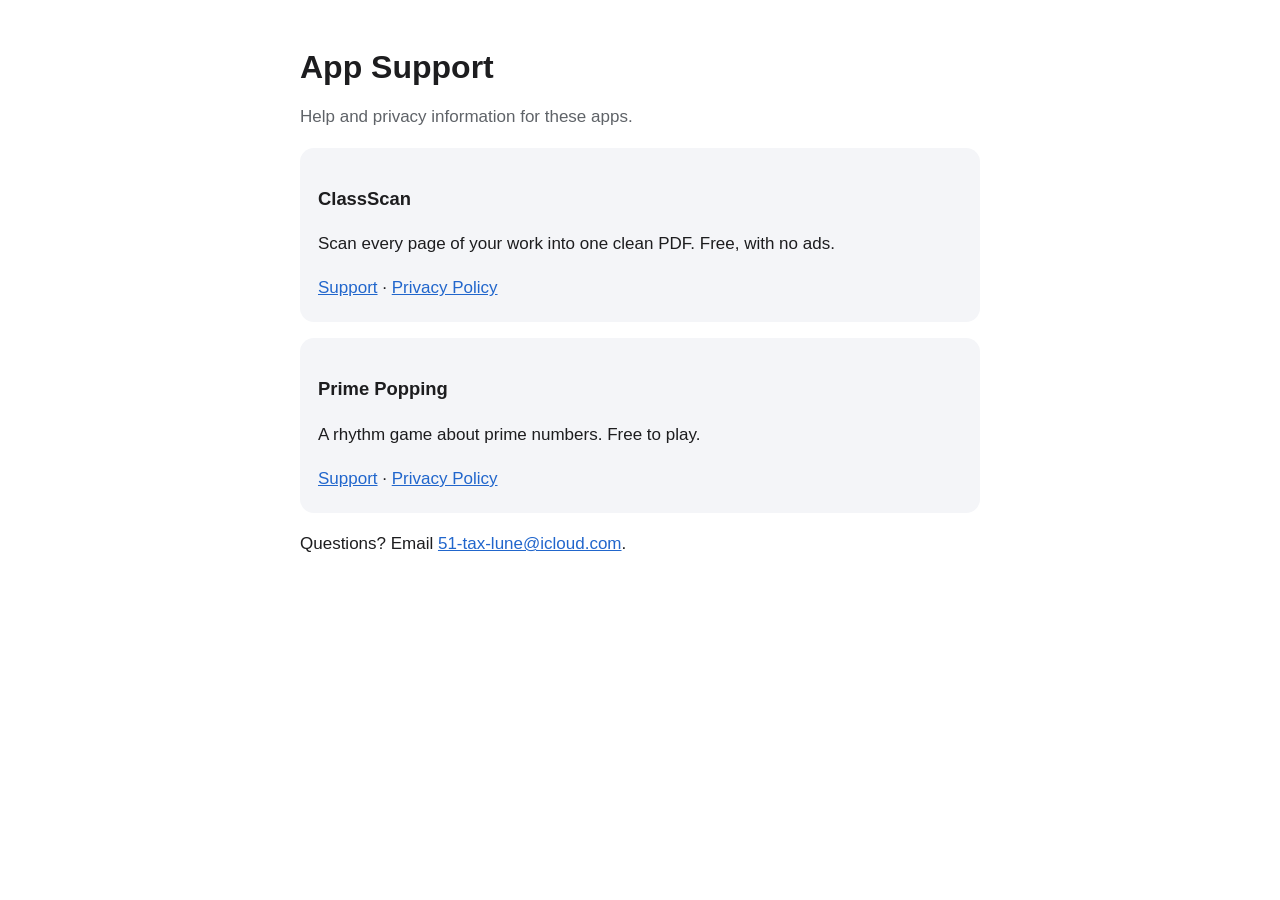
<file: index.html>
<!doctype html>
<html lang="en">
<head>
<meta charset="utf-8">
<meta name="viewport" content="width=device-width, initial-scale=1">
<title>App Support</title>
<link rel="stylesheet" href="style.css">
</head>
<body>
<main>
  <h1>App Support</h1>
  <p class="muted">Help and privacy information for these apps.</p>
  <div class="card">
    <h2>ClassScan</h2>
    <p>Scan every page of your work into one clean PDF. Free, with no ads.</p>
    <p><a href="classscan/">Support</a> · <a href="classscan/privacy.html">Privacy Policy</a></p>
  </div>
  <div class="card">
    <h2>Prime Popping</h2>
    <p>A rhythm game about prime numbers. Free to play.</p>
    <p><a href="primepopping/">Support</a> · <a href="primepopping/privacy.html">Privacy Policy</a></p>
  </div>
  <p>Questions? Email <a href="mailto:51-tax-lune@icloud.com">51-tax-lune@icloud.com</a>.</p>
</main>
</body>
</html>
</file>
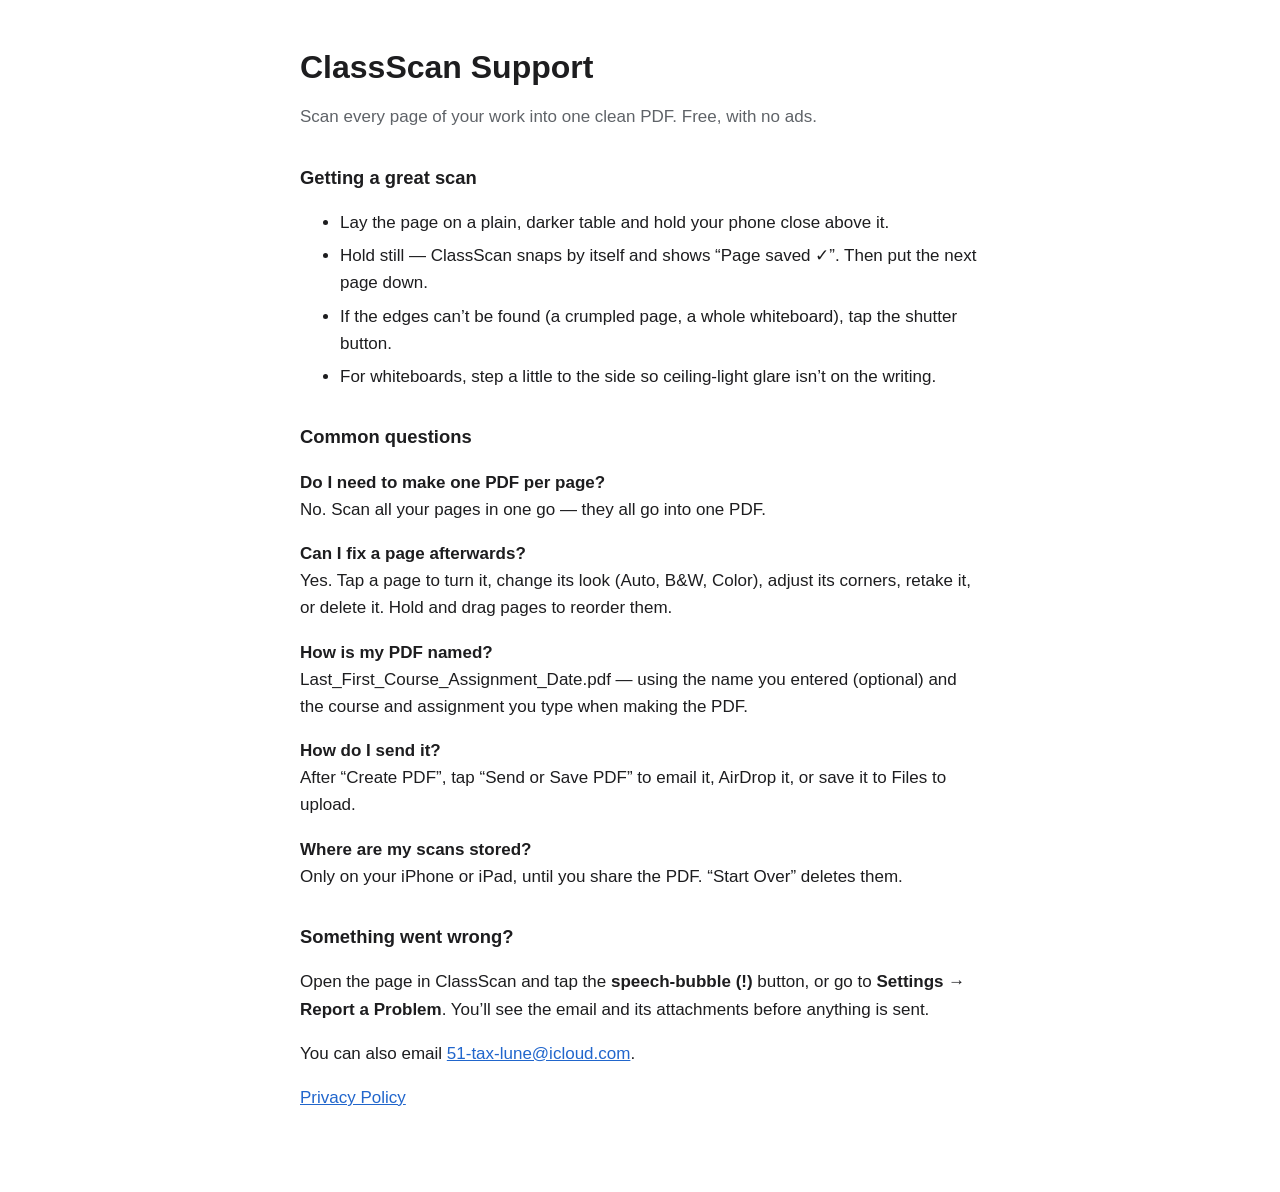
<file: classscan/index.html>
<!doctype html>
<html lang="en">
<head>
<meta charset="utf-8">
<meta name="viewport" content="width=device-width, initial-scale=1">
<title>ClassScan Support</title>
<link rel="stylesheet" href="../style.css">
</head>
<body>
<main>
  <h1>ClassScan Support</h1>
  <p class="muted">Scan every page of your work into one clean PDF. Free, with no ads.</p>

  <h2>Getting a great scan</h2>
  <ul>
    <li>Lay the page on a plain, darker table and hold your phone close above it.</li>
    <li>Hold still — ClassScan snaps by itself and shows “Page saved ✓”. Then put the next page down.</li>
    <li>If the edges can’t be found (a crumpled page, a whole whiteboard), tap the shutter button.</li>
    <li>For whiteboards, step a little to the side so ceiling-light glare isn’t on the writing.</li>
  </ul>

  <h2>Common questions</h2>
  <p><strong>Do I need to make one PDF per page?</strong><br>No. Scan all your pages in one go — they all go into one PDF.</p>
  <p><strong>Can I fix a page afterwards?</strong><br>Yes. Tap a page to turn it, change its look (Auto, B&amp;W, Color), adjust its corners, retake it, or delete it. Hold and drag pages to reorder them.</p>
  <p><strong>How is my PDF named?</strong><br>Last_First_Course_Assignment_Date.pdf — using the name you entered (optional) and the course and assignment you type when making the PDF.</p>
  <p><strong>How do I send it?</strong><br>After “Create PDF”, tap “Send or Save PDF” to email it, AirDrop it, or save it to Files to upload.</p>
  <p><strong>Where are my scans stored?</strong><br>Only on your iPhone or iPad, until you share the PDF. “Start Over” deletes them.</p>

  <h2>Something went wrong?</h2>
  <p>Open the page in ClassScan and tap the <strong>speech-bubble (!)</strong> button, or go to <strong>Settings → Report a Problem</strong>. You’ll see the email and its attachments before anything is sent.</p>
  <p>You can also email <a href="mailto:51-tax-lune@icloud.com">51-tax-lune@icloud.com</a>.</p>

  <p><a href="privacy.html">Privacy Policy</a></p>
</main>
</body>
</html>
</file>
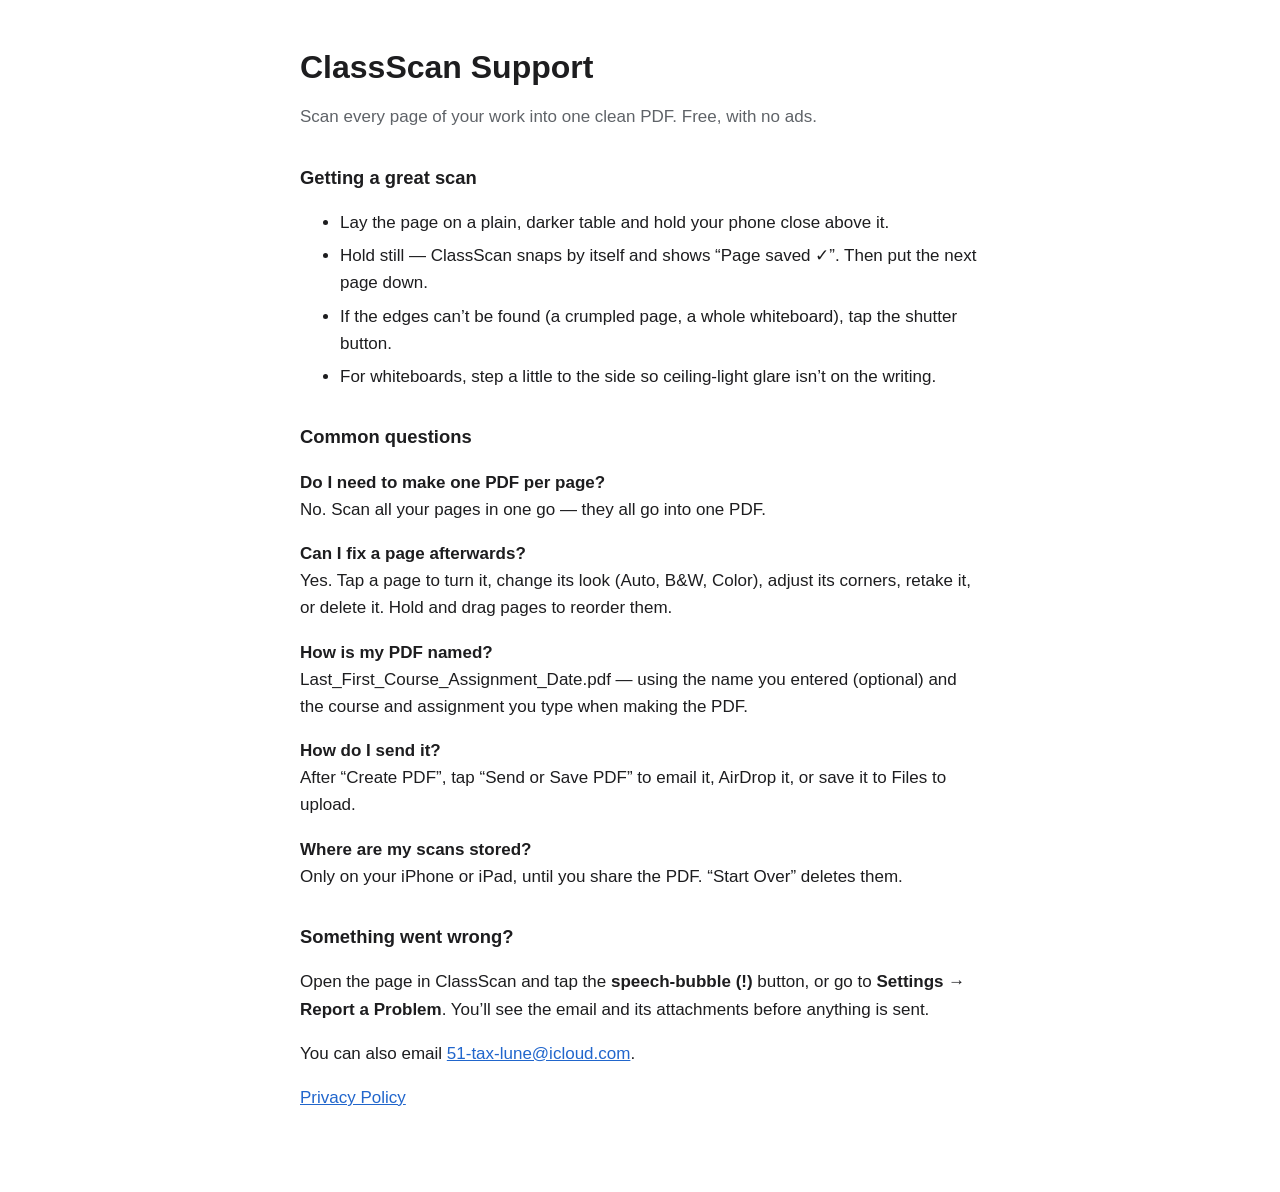
<file: gscan/index.html>
<!doctype html>
<html lang="en">
<head>
<meta charset="utf-8">
<meta name="viewport" content="width=device-width, initial-scale=1">
<title>ClassScan Support</title>
<meta http-equiv="refresh" content="0; url=../classscan/">
<link rel="canonical" href="https://ygu721d.github.io/app-support/classscan/">
<link rel="stylesheet" href="../style.css">
</head>
<body>
<main>
  <p>GScan is now ClassScan. This page has moved to <a href="../classscan/">ClassScan Support</a>.</p>
</main>
</body>
</html>
</file>
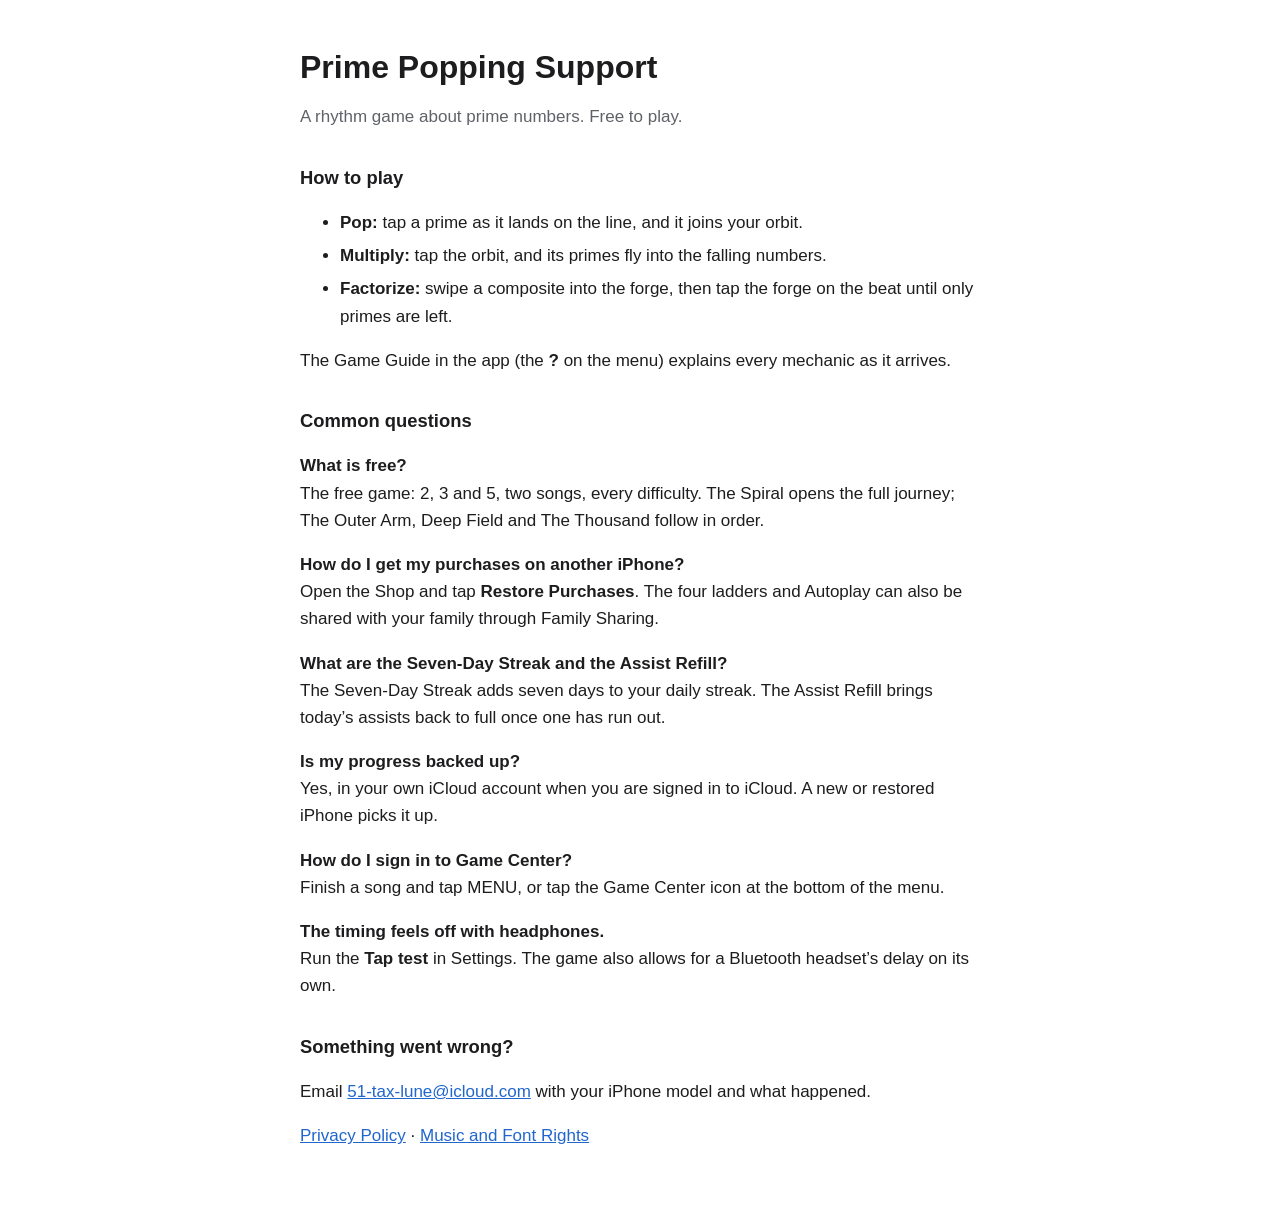
<file: primepopping/index.html>
<!doctype html>
<html lang="en">
<head>
<meta charset="utf-8">
<meta name="viewport" content="width=device-width, initial-scale=1">
<title>Prime Popping Support</title>
<link rel="stylesheet" href="../style.css">
</head>
<body>
<main>
  <h1>Prime Popping Support</h1>
  <p class="muted">A rhythm game about prime numbers. Free to play.</p>

  <h2>How to play</h2>
  <ul>
    <li><strong>Pop:</strong> tap a prime as it lands on the line, and it joins your orbit.</li>
    <li><strong>Multiply:</strong> tap the orbit, and its primes fly into the falling numbers.</li>
    <li><strong>Factorize:</strong> swipe a composite into the forge, then tap the forge on the beat until only primes are left.</li>
  </ul>
  <p>The Game Guide in the app (the <strong>?</strong> on the menu) explains every mechanic as it arrives.</p>

  <h2>Common questions</h2>
  <p><strong>What is free?</strong><br>The free game: 2, 3 and 5, two songs, every difficulty. The Spiral opens the full journey; The Outer Arm, Deep Field and The Thousand follow in order.</p>
  <p><strong>How do I get my purchases on another iPhone?</strong><br>Open the Shop and tap <strong>Restore Purchases</strong>. The four ladders and Autoplay can also be shared with your family through Family Sharing.</p>
  <p><strong>What are the Seven-Day Streak and the Assist Refill?</strong><br>The Seven-Day Streak adds seven days to your daily streak. The Assist Refill brings today’s assists back to full once one has run out.</p>
  <p><strong>Is my progress backed up?</strong><br>Yes, in your own iCloud account when you are signed in to iCloud. A new or restored iPhone picks it up.</p>
  <p><strong>How do I sign in to Game Center?</strong><br>Finish a song and tap MENU, or tap the Game Center icon at the bottom of the menu.</p>
  <p><strong>The timing feels off with headphones.</strong><br>Run the <strong>Tap test</strong> in Settings. The game also allows for a Bluetooth headset’s delay on its own.</p>

  <h2>Something went wrong?</h2>
  <p>Email <a href="mailto:51-tax-lune@icloud.com">51-tax-lune@icloud.com</a> with your iPhone model and what happened.</p>

  <p><a href="privacy.html">Privacy Policy</a> · <a href="music-rights.html">Music and Font Rights</a></p>
</main>
</body>
</html>
</file>
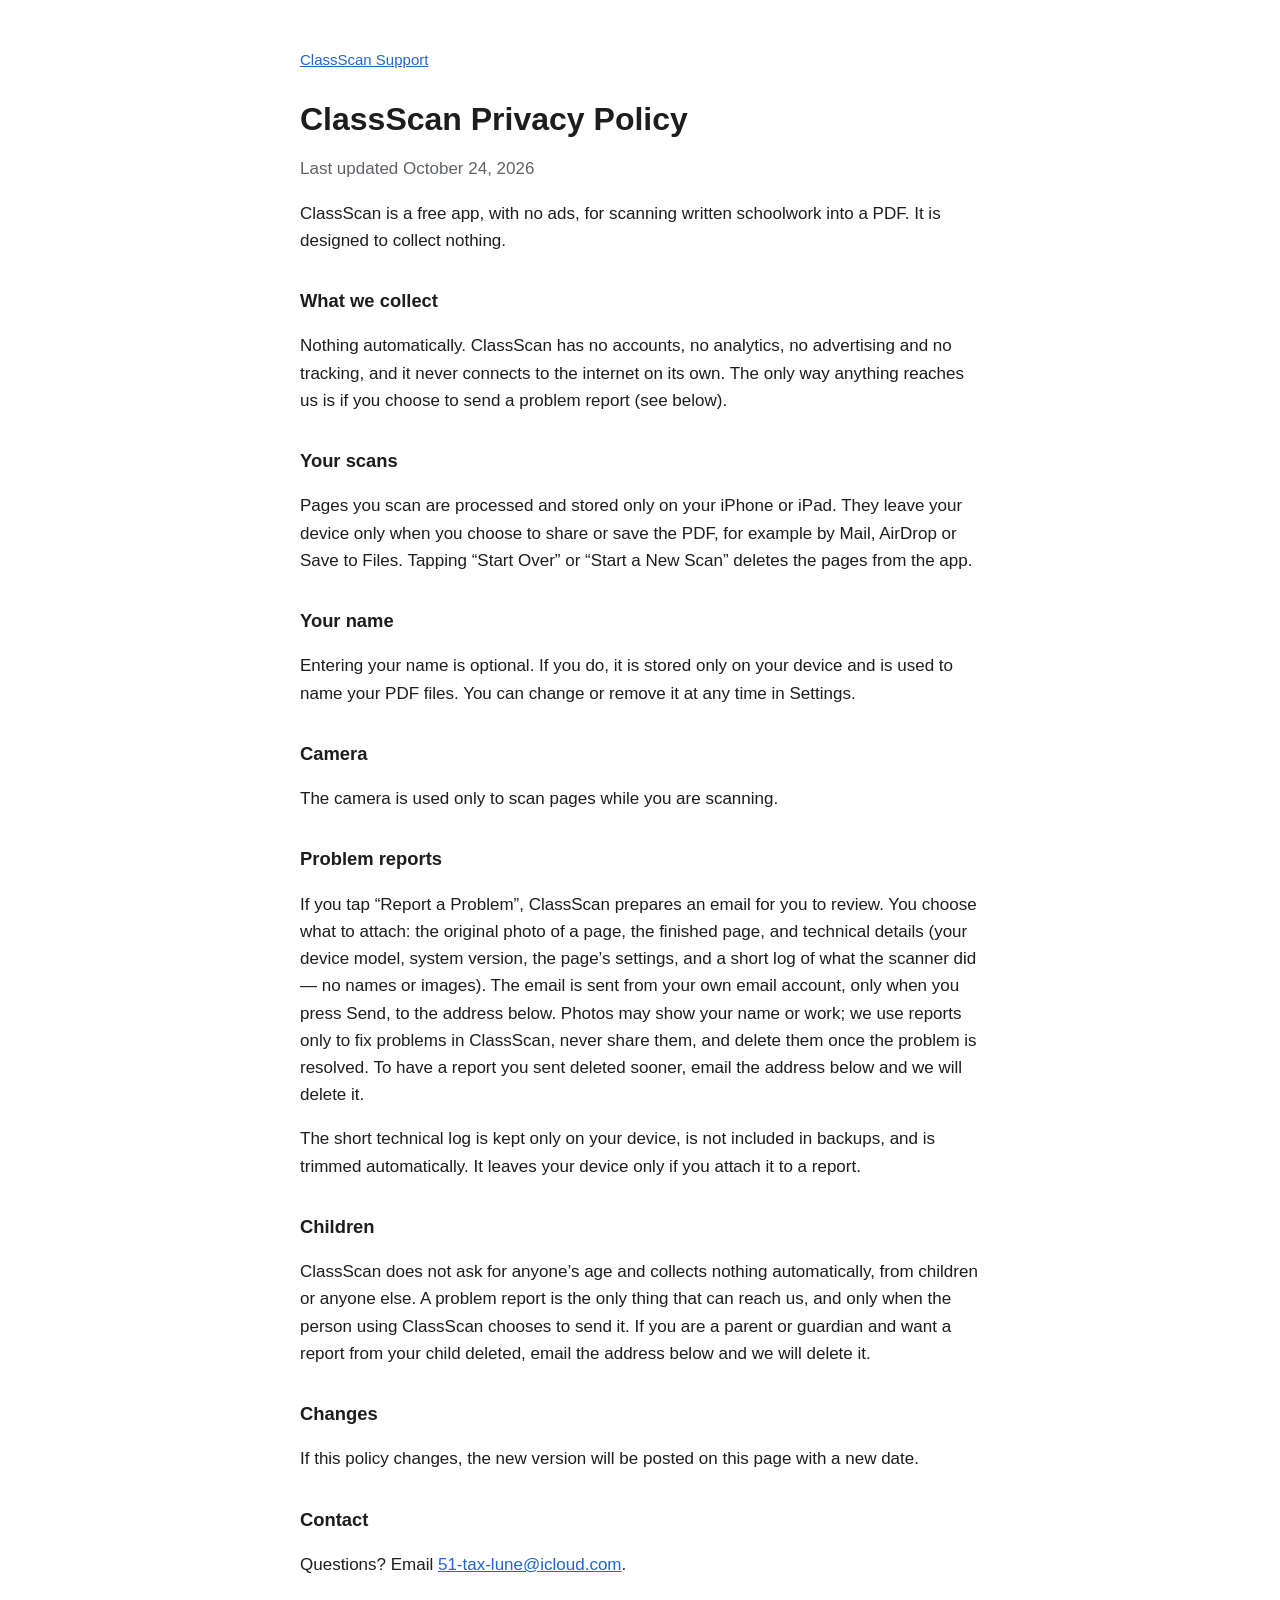
<file: classscan/privacy.html>
<!doctype html>
<html lang="en">
<head>
<meta charset="utf-8">
<meta name="viewport" content="width=device-width, initial-scale=1">
<title>ClassScan Privacy Policy</title>
<link rel="stylesheet" href="../style.css">
</head>
<body>
<main>
  <nav><a href="./">ClassScan Support</a></nav>
  <h1>ClassScan Privacy Policy</h1>
  <p class="muted">Last updated October 24, 2026</p>

  <p>ClassScan is a free app, with no ads, for scanning written schoolwork into a PDF. It is designed to collect nothing.</p>

  <h2>What we collect</h2>
  <p>Nothing automatically. ClassScan has no accounts, no analytics, no advertising and no tracking, and it never connects to the internet on its own. The only way anything reaches us is if you choose to send a problem report (see below).</p>

  <h2>Your scans</h2>
  <p>Pages you scan are processed and stored only on your iPhone or iPad. They leave your device only when you choose to share or save the PDF, for example by Mail, AirDrop or Save to Files. Tapping “Start Over” or “Start a New Scan” deletes the pages from the app.</p>

  <h2>Your name</h2>
  <p>Entering your name is optional. If you do, it is stored only on your device and is used to name your PDF files. You can change or remove it at any time in Settings.</p>

  <h2>Camera</h2>
  <p>The camera is used only to scan pages while you are scanning.</p>

  <h2>Problem reports</h2>
  <p>If you tap “Report a Problem”, ClassScan prepares an email for you to review. You choose what to attach: the original photo of a page, the finished page, and technical details (your device model, system version, the page’s settings, and a short log of what the scanner did — no names or images). The email is sent from your own email account, only when you press Send, to the address below. Photos may show your name or work; we use reports only to fix problems in ClassScan, never share them, and delete them once the problem is resolved. To have a report you sent deleted sooner, email the address below and we will delete it.</p>
  <p>The short technical log is kept only on your device, is not included in backups, and is trimmed automatically. It leaves your device only if you attach it to a report.</p>

  <h2>Children</h2>
  <p>ClassScan does not ask for anyone’s age and collects nothing automatically, from children or anyone else. A problem report is the only thing that can reach us, and only when the person using ClassScan chooses to send it. If you are a parent or guardian and want a report from your child deleted, email the address below and we will delete it.</p>

  <h2>Changes</h2>
  <p>If this policy changes, the new version will be posted on this page with a new date.</p>

  <h2>Contact</h2>
  <p>Questions? Email <a href="mailto:51-tax-lune@icloud.com">51-tax-lune@icloud.com</a>.</p>
</main>
</body>
</html>
</file>
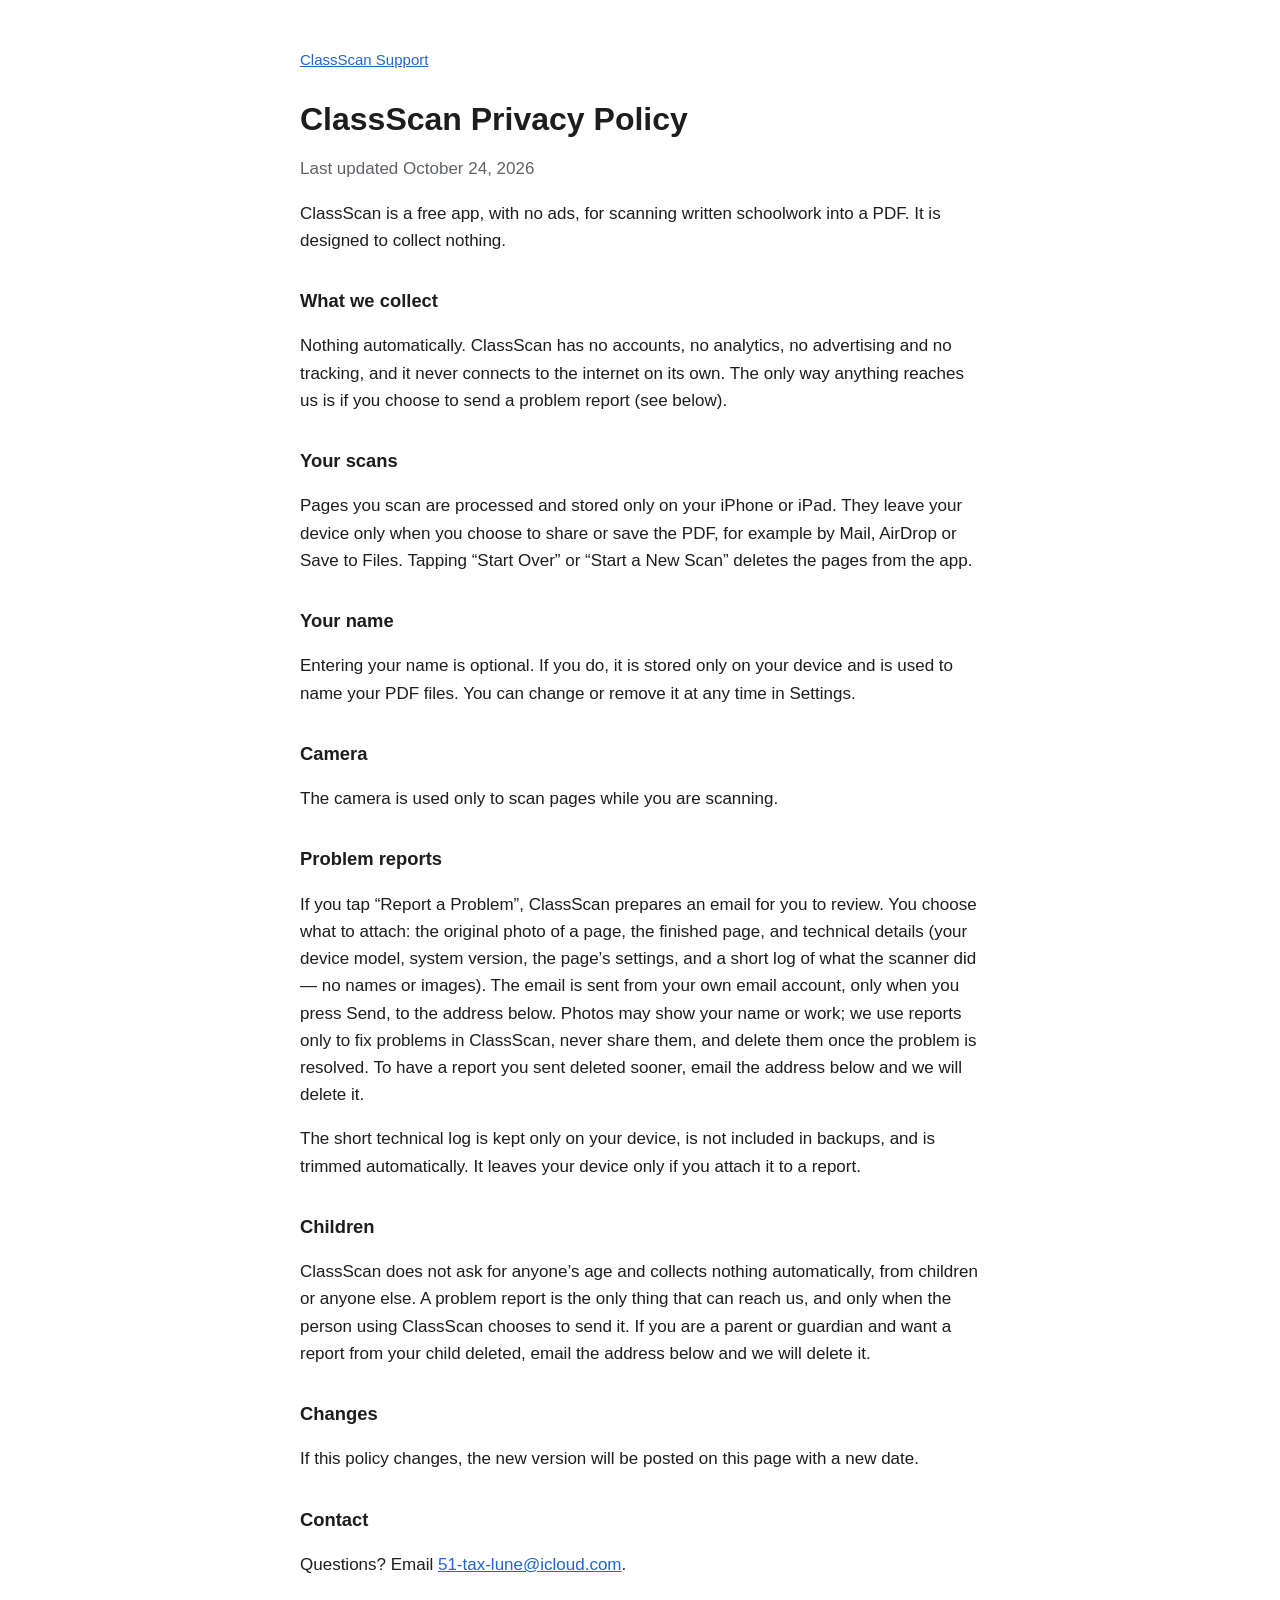
<file: gscan/privacy.html>
<!doctype html>
<html lang="en">
<head>
<meta charset="utf-8">
<meta name="viewport" content="width=device-width, initial-scale=1">
<title>ClassScan Privacy Policy</title>
<meta http-equiv="refresh" content="0; url=../classscan/privacy.html">
<link rel="canonical" href="https://ygu721d.github.io/app-support/classscan/privacy.html">
<link rel="stylesheet" href="../style.css">
</head>
<body>
<main>
  <p>GScan is now ClassScan. This page has moved to <a href="../classscan/privacy.html">ClassScan Privacy Policy</a>.</p>
</main>
</body>
</html>
</file>
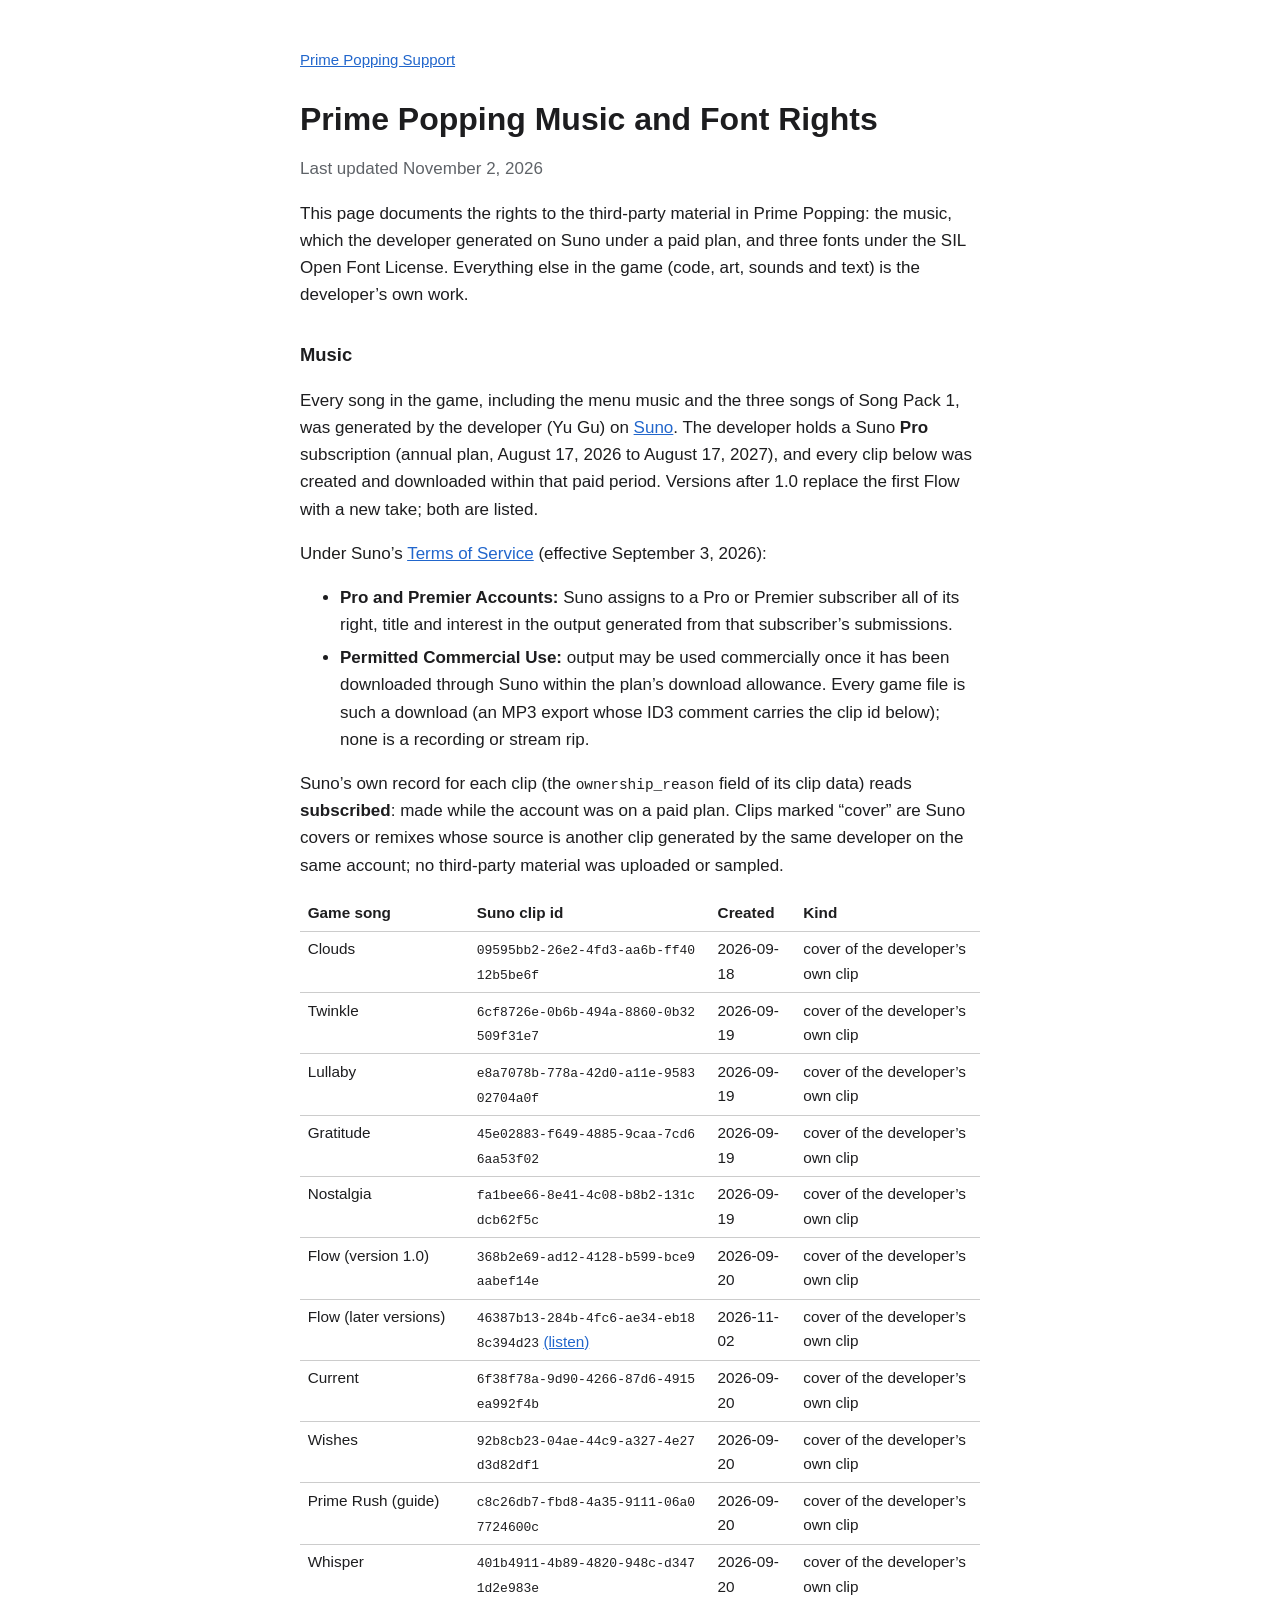
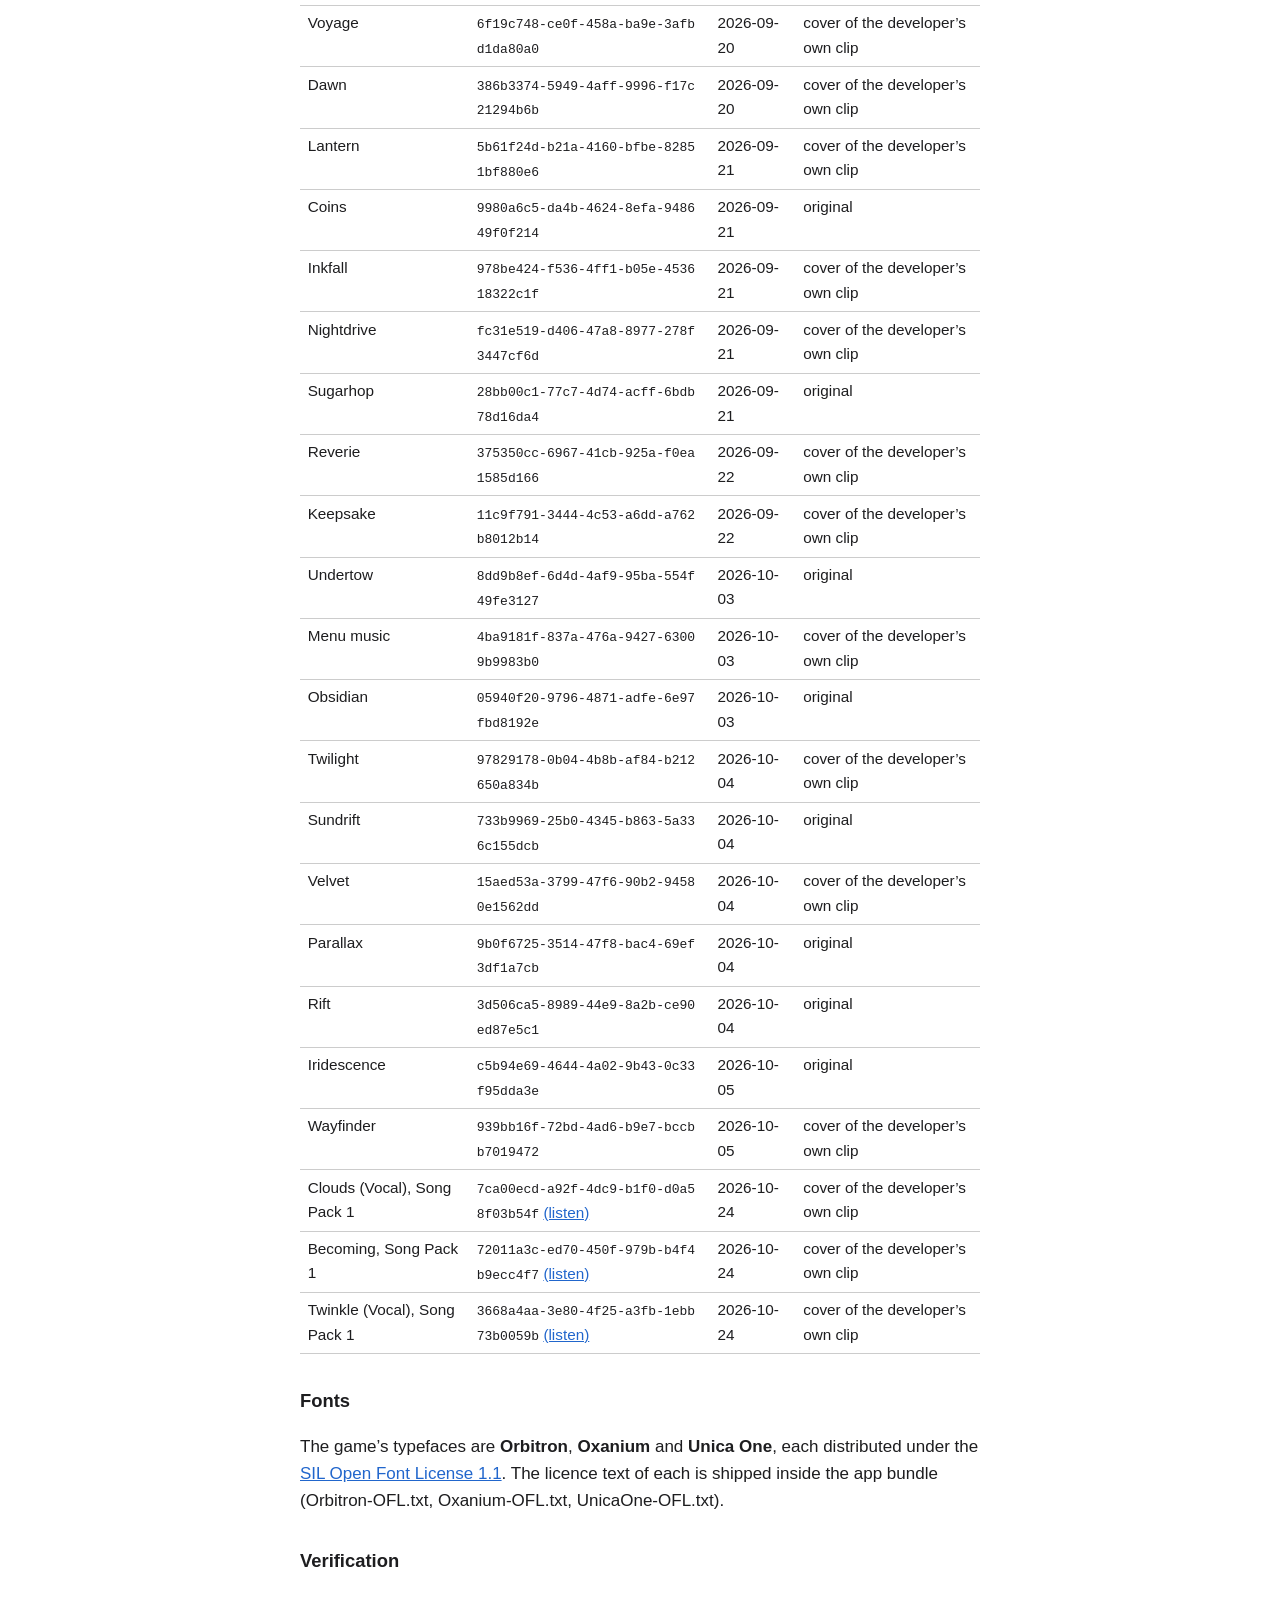
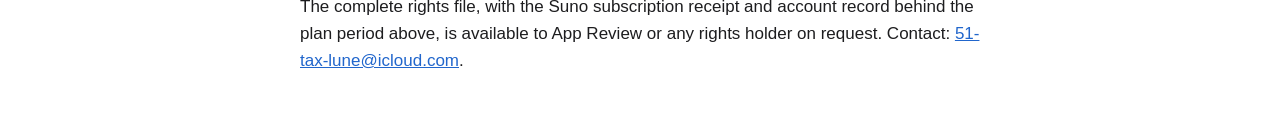
<file: primepopping/music-rights.html>
<!doctype html>
<html lang="en">
<head>
<meta charset="utf-8">
<meta name="viewport" content="width=device-width, initial-scale=1">
<title>Prime Popping Music and Font Rights</title>
<link rel="stylesheet" href="../style.css">
<style>
table { border-collapse: collapse; width: 100%; font-size: 0.9em; }
th, td { text-align: left; padding: 0.35em 0.5em; border-bottom: 1px solid #ccc; vertical-align: top; }
code { font-size: 0.85em; word-break: break-all; }
</style>
</head>
<body>
<main>
  <nav><a href="./">Prime Popping Support</a></nav>
  <h1>Prime Popping Music and Font Rights</h1>
  <p class="muted">Last updated November 2, 2026</p>

  <p>This page documents the rights to the third-party material in Prime Popping: the music, which the developer generated on Suno under a paid plan, and three fonts under the SIL Open Font License. Everything else in the game (code, art, sounds and text) is the developer&rsquo;s own work.</p>

  <h2>Music</h2>
  <p>Every song in the game, including the menu music and the three songs of Song Pack 1, was generated by the developer (Yu Gu) on <a href="https://suno.com">Suno</a>. The developer holds a Suno <strong>Pro</strong> subscription (annual plan, August 17, 2026 to August 17, 2027), and every clip below was created and downloaded within that paid period. Versions after 1.0 replace the first Flow with a new take; both are listed.</p>
  <p>Under Suno&rsquo;s <a href="https://suno.com/terms">Terms of Service</a> (effective September 3, 2026):</p>
  <ul>
    <li><strong>Pro and Premier Accounts:</strong> Suno assigns to a Pro or Premier subscriber all of its right, title and interest in the output generated from that subscriber&rsquo;s submissions.</li>
    <li><strong>Permitted Commercial Use:</strong> output may be used commercially once it has been downloaded through Suno within the plan&rsquo;s download allowance. Every game file is such a download (an MP3 export whose ID3 comment carries the clip id below); none is a recording or stream rip.</li>
  </ul>
  <p>Suno&rsquo;s own record for each clip (the <code>ownership_reason</code> field of its clip data) reads <strong>subscribed</strong>: made while the account was on a paid plan. Clips marked &ldquo;cover&rdquo; are Suno covers or remixes whose source is another clip generated by the same developer on the same account; no third-party material was uploaded or sampled.</p>

  <table>
    <thead><tr><th>Game song</th><th>Suno clip id</th><th>Created</th><th>Kind</th></tr></thead>
    <tbody>
    <tr><td>Clouds</td><td><code>09595bb2-26e2-4fd3-aa6b-ff4012b5be6f</code></td><td>2026-09-18</td><td>cover of the developer’s own clip</td></tr>
    <tr><td>Twinkle</td><td><code>6cf8726e-0b6b-494a-8860-0b32509f31e7</code></td><td>2026-09-19</td><td>cover of the developer’s own clip</td></tr>
    <tr><td>Lullaby</td><td><code>e8a7078b-778a-42d0-a11e-958302704a0f</code></td><td>2026-09-19</td><td>cover of the developer’s own clip</td></tr>
    <tr><td>Gratitude</td><td><code>45e02883-f649-4885-9caa-7cd66aa53f02</code></td><td>2026-09-19</td><td>cover of the developer’s own clip</td></tr>
    <tr><td>Nostalgia</td><td><code>fa1bee66-8e41-4c08-b8b2-131cdcb62f5c</code></td><td>2026-09-19</td><td>cover of the developer’s own clip</td></tr>
    <tr><td>Flow (version 1.0)</td><td><code>368b2e69-ad12-4128-b599-bce9aabef14e</code></td><td>2026-09-20</td><td>cover of the developer’s own clip</td></tr>
    <tr><td>Flow (later versions)</td><td><code>46387b13-284b-4fc6-ae34-eb188c394d23</code> <a href="https://suno.com/s/1ztQuB4mtEpHgndM">(listen)</a></td><td>2026-11-02</td><td>cover of the developer’s own clip</td></tr>
    <tr><td>Current</td><td><code>6f38f78a-9d90-4266-87d6-4915ea992f4b</code></td><td>2026-09-20</td><td>cover of the developer’s own clip</td></tr>
    <tr><td>Wishes</td><td><code>92b8cb23-04ae-44c9-a327-4e27d3d82df1</code></td><td>2026-09-20</td><td>cover of the developer’s own clip</td></tr>
    <tr><td>Prime Rush (guide)</td><td><code>c8c26db7-fbd8-4a35-9111-06a07724600c</code></td><td>2026-09-20</td><td>cover of the developer’s own clip</td></tr>
    <tr><td>Whisper</td><td><code>401b4911-4b89-4820-948c-d3471d2e983e</code></td><td>2026-09-20</td><td>cover of the developer’s own clip</td></tr>
    <tr><td>Voyage</td><td><code>6f19c748-ce0f-458a-ba9e-3afbd1da80a0</code></td><td>2026-09-20</td><td>cover of the developer’s own clip</td></tr>
    <tr><td>Dawn</td><td><code>386b3374-5949-4aff-9996-f17c21294b6b</code></td><td>2026-09-20</td><td>cover of the developer’s own clip</td></tr>
    <tr><td>Lantern</td><td><code>5b61f24d-b21a-4160-bfbe-82851bf880e6</code></td><td>2026-09-21</td><td>cover of the developer’s own clip</td></tr>
    <tr><td>Coins</td><td><code>9980a6c5-da4b-4624-8efa-948649f0f214</code></td><td>2026-09-21</td><td>original</td></tr>
    <tr><td>Inkfall</td><td><code>978be424-f536-4ff1-b05e-453618322c1f</code></td><td>2026-09-21</td><td>cover of the developer’s own clip</td></tr>
    <tr><td>Nightdrive</td><td><code>fc31e519-d406-47a8-8977-278f3447cf6d</code></td><td>2026-09-21</td><td>cover of the developer’s own clip</td></tr>
    <tr><td>Sugarhop</td><td><code>28bb00c1-77c7-4d74-acff-6bdb78d16da4</code></td><td>2026-09-21</td><td>original</td></tr>
    <tr><td>Reverie</td><td><code>375350cc-6967-41cb-925a-f0ea1585d166</code></td><td>2026-09-22</td><td>cover of the developer’s own clip</td></tr>
    <tr><td>Keepsake</td><td><code>11c9f791-3444-4c53-a6dd-a762b8012b14</code></td><td>2026-09-22</td><td>cover of the developer’s own clip</td></tr>
    <tr><td>Undertow</td><td><code>8dd9b8ef-6d4d-4af9-95ba-554f49fe3127</code></td><td>2026-10-03</td><td>original</td></tr>
    <tr><td>Menu music</td><td><code>4ba9181f-837a-476a-9427-63009b9983b0</code></td><td>2026-10-03</td><td>cover of the developer’s own clip</td></tr>
    <tr><td>Obsidian</td><td><code>05940f20-9796-4871-adfe-6e97fbd8192e</code></td><td>2026-10-03</td><td>original</td></tr>
    <tr><td>Twilight</td><td><code>97829178-0b04-4b8b-af84-b212650a834b</code></td><td>2026-10-04</td><td>cover of the developer’s own clip</td></tr>
    <tr><td>Sundrift</td><td><code>733b9969-25b0-4345-b863-5a336c155dcb</code></td><td>2026-10-04</td><td>original</td></tr>
    <tr><td>Velvet</td><td><code>15aed53a-3799-47f6-90b2-94580e1562dd</code></td><td>2026-10-04</td><td>cover of the developer’s own clip</td></tr>
    <tr><td>Parallax</td><td><code>9b0f6725-3514-47f8-bac4-69ef3df1a7cb</code></td><td>2026-10-04</td><td>original</td></tr>
    <tr><td>Rift</td><td><code>3d506ca5-8989-44e9-8a2b-ce90ed87e5c1</code></td><td>2026-10-04</td><td>original</td></tr>
    <tr><td>Iridescence</td><td><code>c5b94e69-4644-4a02-9b43-0c33f95dda3e</code></td><td>2026-10-05</td><td>original</td></tr>
    <tr><td>Wayfinder</td><td><code>939bb16f-72bd-4ad6-b9e7-bccbb7019472</code></td><td>2026-10-05</td><td>cover of the developer’s own clip</td></tr>
    <tr><td>Clouds (Vocal), Song Pack 1</td><td><code>7ca00ecd-a92f-4dc9-b1f0-d0a58f03b54f</code> <a href="https://suno.com/s/ImSbfIvXgWQxLs05">(listen)</a></td><td>2026-10-24</td><td>cover of the developer’s own clip</td></tr>
    <tr><td>Becoming, Song Pack 1</td><td><code>72011a3c-ed70-450f-979b-b4f4b9ecc4f7</code> <a href="https://suno.com/s/iF5r3nXLlSQmyGTL">(listen)</a></td><td>2026-10-24</td><td>cover of the developer’s own clip</td></tr>
    <tr><td>Twinkle (Vocal), Song Pack 1</td><td><code>3668a4aa-3e80-4f25-a3fb-1ebb73b0059b</code> <a href="https://suno.com/s/8bbqT4MMJK6ev0ze">(listen)</a></td><td>2026-10-24</td><td>cover of the developer’s own clip</td></tr>
    </tbody>
  </table>

  <h2>Fonts</h2>
  <p>The game&rsquo;s typefaces are <strong>Orbitron</strong>, <strong>Oxanium</strong> and <strong>Unica One</strong>, each distributed under the <a href="https://openfontlicense.org">SIL Open Font License 1.1</a>. The licence text of each is shipped inside the app bundle (Orbitron-OFL.txt, Oxanium-OFL.txt, UnicaOne-OFL.txt).</p>

  <h2>Verification</h2>
  <p>The complete rights file, with the Suno subscription receipt and account record behind the plan period above, is available to App Review or any rights holder on request. Contact: <a href="mailto:51-tax-lune@icloud.com">51-tax-lune@icloud.com</a>.</p>
</main>
</body>
</html>
</file>
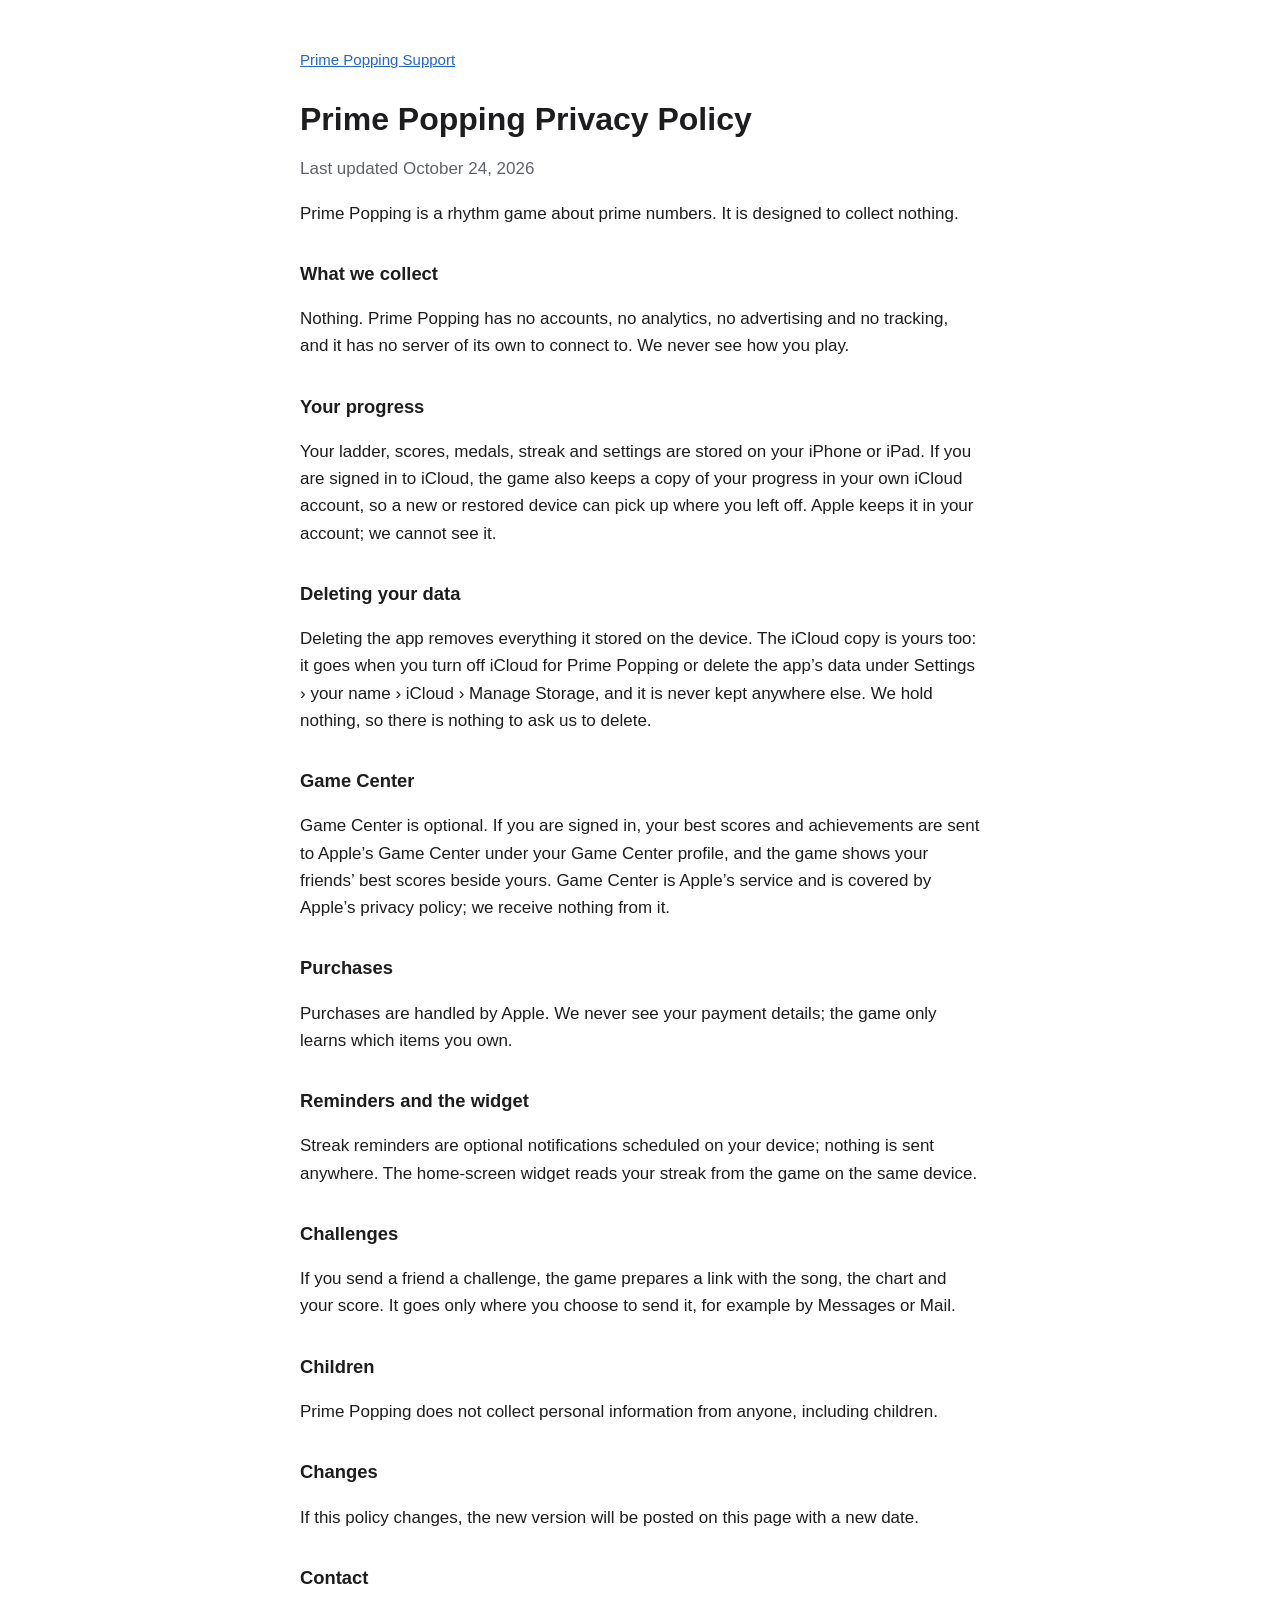
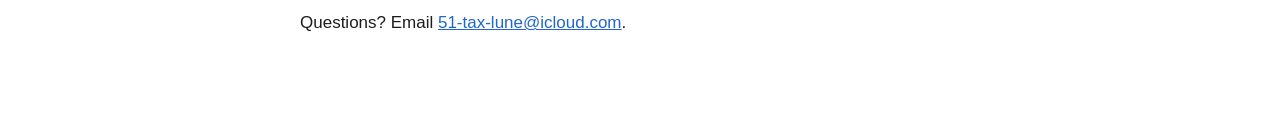
<file: primepopping/privacy.html>
<!doctype html>
<html lang="en">
<head>
<meta charset="utf-8">
<meta name="viewport" content="width=device-width, initial-scale=1">
<title>Prime Popping Privacy Policy</title>
<link rel="stylesheet" href="../style.css">
</head>
<body>
<main>
  <nav><a href="./">Prime Popping Support</a></nav>
  <h1>Prime Popping Privacy Policy</h1>
  <p class="muted">Last updated October 24, 2026</p>

  <p>Prime Popping is a rhythm game about prime numbers. It is designed to collect nothing.</p>

  <h2>What we collect</h2>
  <p>Nothing. Prime Popping has no accounts, no analytics, no advertising and no tracking, and it has no server of its own to connect to. We never see how you play.</p>

  <h2>Your progress</h2>
  <p>Your ladder, scores, medals, streak and settings are stored on your iPhone or iPad. If you are signed in to iCloud, the game also keeps a copy of your progress in your own iCloud account, so a new or restored device can pick up where you left off. Apple keeps it in your account; we cannot see it.</p>

  <h2>Deleting your data</h2>
  <p>Deleting the app removes everything it stored on the device. The iCloud copy is yours too: it goes when you turn off iCloud for Prime Popping or delete the app’s data under Settings › your name › iCloud › Manage Storage, and it is never kept anywhere else. We hold nothing, so there is nothing to ask us to delete.</p>

  <h2>Game Center</h2>
  <p>Game Center is optional. If you are signed in, your best scores and achievements are sent to Apple’s Game Center under your Game Center profile, and the game shows your friends’ best scores beside yours. Game Center is Apple’s service and is covered by Apple’s privacy policy; we receive nothing from it.</p>

  <h2>Purchases</h2>
  <p>Purchases are handled by Apple. We never see your payment details; the game only learns which items you own.</p>

  <h2>Reminders and the widget</h2>
  <p>Streak reminders are optional notifications scheduled on your device; nothing is sent anywhere. The home-screen widget reads your streak from the game on the same device.</p>

  <h2>Challenges</h2>
  <p>If you send a friend a challenge, the game prepares a link with the song, the chart and your score. It goes only where you choose to send it, for example by Messages or Mail.</p>

  <h2>Children</h2>
  <p>Prime Popping does not collect personal information from anyone, including children.</p>

  <h2>Changes</h2>
  <p>If this policy changes, the new version will be posted on this page with a new date.</p>

  <h2>Contact</h2>
  <p>Questions? Email <a href="mailto:51-tax-lune@icloud.com">51-tax-lune@icloud.com</a>.</p>
</main>
</body>
</html>
</file>
<file: style.css>
:root { --bg: #ffffff; --fg: #1d1d1f; --muted: #5f6368; --accent: #2166cc; --card: #f4f5f8; }
@media (prefers-color-scheme: dark) { :root { --bg: #111214; --fg: #f2f2f4; --muted: #a8abb2; --accent: #6ba3ff; --card: #1c1d21; } }
body { background: var(--bg); color: var(--fg); font: 17px/1.6 -apple-system, BlinkMacSystemFont, "Segoe UI", sans-serif; margin: 0; }
main { max-width: 680px; margin: 0 auto; padding: 48px 16px 64px; }
h1 { font-size: 2rem; margin: 0 0 4px; line-height: 1.2; }
h2 { font-size: 1.15rem; margin-top: 2rem; }
.muted { color: var(--muted); }
a { color: var(--accent); }
.card { background: var(--card); border-radius: 14px; padding: 4px 18px; margin: 16px 0; }
li { margin: 6px 0; }
nav { margin-bottom: 28px; font-size: 15px; }
</file>
